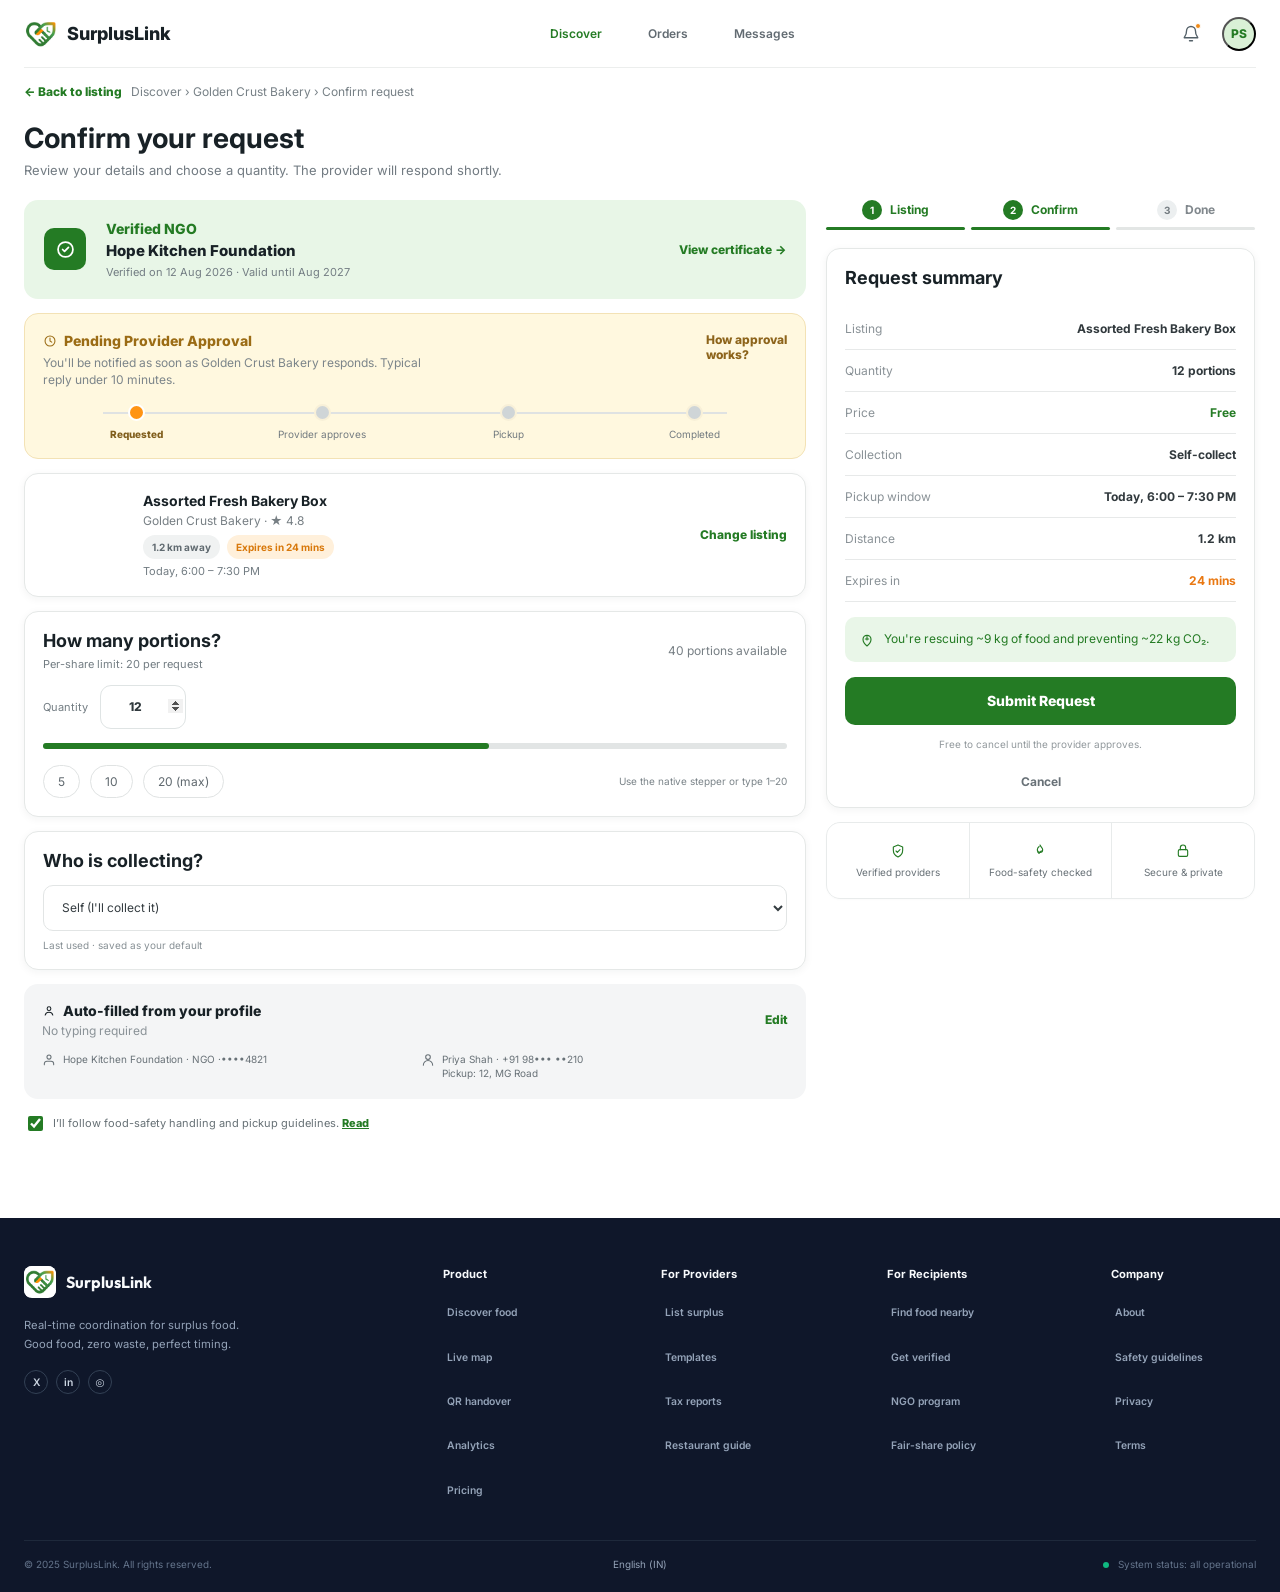
<file: Confirmation_Page/Confirmation.html>
<!doctype html>
<html lang="en">
  <head>
    <meta charset="utf-8" />
    <meta name="viewport" content="width=device-width,initial-scale=1" />
    <meta name="description" content="SurplusLink request confirmation" />
    <title>SurplusLink — Confirm your request</title>
    <link
      href="https://fonts.googleapis.com/css2?family=Outfit:wght@400;600;700&family=Inter:wght@300;400;500;600&display=swap"
      rel="stylesheet"
    />
    <style>
      :root {
        --green: #247b24;
        --green-dark: #1d691d;
        --green-soft: #e9f6e8;
        --cream: #fff8df;
        --ink: #182126;
        --muted: #7c858b;
        --line: #e5e8e7;
        --soft: #f4f5f6;
        --orange: #f08a16;
        --blue: #46b5ec;
        --shadow: 0 2px 8px rgba(22, 31, 35, 0.05);
      }
      * {
        box-sizing: border-box;
      }
      html {
        scroll-behavior: smooth;
      }
      body {
        margin: 0;
        background: #fff;
        color: var(--ink);
        font-family:
          Inter,
          ui-sans-serif,
          system-ui,
          -apple-system,
          BlinkMacSystemFont,
          "Segoe UI",
          sans-serif;
        font-size: 12px;
      }
      button,
      input,
      select {
        font: inherit;
      }
      a {
        color: inherit;
      }
      button,
      a,
      select,
      input {
        -webkit-tap-highlight-color: transparent;
      }
      button:focus-visible,
      a:focus-visible,
      select:focus-visible,
      input:focus-visible {
        outline: 3px solid rgba(36, 123, 36, 0.22);
        outline-offset: 2px;
      }

      .page {
        width: 100%;
        max-width: none;
        margin: 0;
        min-height: 100vh;
        padding: 0 24px 16px;
        position: relative;
      }
      .topbar {
        height: 68px;
        border-bottom: 1px solid #eceeed;
        display: flex;
        align-items: center;
        justify-content: space-between;
        gap: 20px;
        position: relative;
        z-index: 20;
        background: #fff;
      }
      .brand {
        display: flex;
        align-items: center;
        gap: 9px;
        font-size: 18px;
        font-weight: 800;
        white-space: nowrap;
        text-decoration: none;
      }
      .brand-logo {
        width: 34px;
        height: 34px;
        object-fit: contain;
        display: block;
      }
      nav {
        display: flex;
        gap: 38px;
        margin-left: auto;
        margin-right: auto;
      }
      nav a {
        text-decoration: none;
        color: #626b72;
        font-weight: 600;
        padding: 10px 4px;
        border-radius: 8px;
        transition: 0.18s;
      }
      nav a:hover,
      nav a:focus-visible {
        color: var(--green);
        background: #f3faf2;
      }
      nav a[aria-current="page"] {
        color: var(--green);
      }
      .topicons {
        display: flex;
        align-items: center;
        gap: 14px;
        color: #667077;
      }
      .icon-button {
        width: 34px;
        height: 34px;
        border: 0;
        background: transparent;
        border-radius: 50%;
        display: grid;
        place-items: center;
        cursor: pointer;
        color: #536068;
        position: relative;
        transition: 0.18s;
      }
      .icon-button:hover {
        background: #f2f5f3;
        color: var(--green);
      }
      .icon-button svg {
        width: 18px;
        height: 18px;
        stroke: currentColor;
      }
      .notification-dot {
        position: absolute;
        right: 7px;
        top: 6px;
        width: 6px;
        height: 6px;
        border-radius: 50%;
        background: #f08a16;
        border: 1px solid #fff;
      }
      .avatar {
        width: 34px;
        height: 34px;
        border-radius: 50%;
        background: #d9f0d6;
        color: var(--green);
        display: grid;
        place-items: center;
        font-weight: 800;
      }

      .breadcrumb {
        margin: 16px 0 24px;
        color: #778086;
      }
      .breadcrumb a {
        color: var(--green);
        font-weight: 800;
        text-decoration: none;
      }
      .breadcrumb a:hover {
        text-decoration: underline;
      }
      .headrow {
        display: grid;
        grid-template-columns: 1fr;
        gap: 24px;
        align-items: end;
      }
      h1 {
        font-size: 28px;
        line-height: 1.1;
        margin: 0 0 8px;
      }
      .sub {
        margin: 0;
        color: #727b82;
        font-size: 13px;
      }
      .steps {
        display: grid;
        grid-template-columns: 1fr 1fr 1fr;
        align-items: end;
        gap: 6px;
        margin-bottom: 0;
      }
      .step {
        position: relative;
        text-align: center;
        color: #81888d;
        font-weight: 700;
        padding-bottom: 11px;
      }
      .step:after {
        content: "";
        position: absolute;
        left: 0;
        right: 0;
        bottom: 0;
        height: 3px;
        background: #e3e6e5;
        border-radius: 99px;
      }
      .step.done {
        color: var(--green);
      }
      .step.done:after {
        background: var(--green);
      }
      .stepnum {
        display: inline-grid;
        place-items: center;
        width: 20px;
        height: 20px;
        border-radius: 50%;
        background: #eceff0;
        margin-right: 5px;
        color: #737b80;
        font-size: 10px;
      }
      .done .stepnum {
        background: var(--green);
        color: #fff;
      }

      .layout {
        display: grid;
        grid-template-columns: minmax(0, 1fr) minmax(300px, 430px);
        gap: 20px;
        margin-top: 22px;
        align-items: start;
        padding-right: 0;
      }
      .left {
        min-width: 0;
      }
      .card {
        background: #fff;
        border: 1px solid var(--line);
        border-radius: 14px;
        box-shadow: var(--shadow);
        padding: 18px;
        margin-bottom: 14px;
        transition:
          box-shadow 0.2s,
          transform 0.2s,
          border-color 0.2s;
      }
      .card:hover {
        box-shadow: 0 8px 22px rgba(22, 31, 35, 0.09);
        transform: translateY(-1px);
      }

      .ngo {
        background: #e8f6e7;
        border: 0;
        box-shadow: none;
        display: grid;
        grid-template-columns: 48px 1fr auto;
        gap: 14px;
        align-items: center;
        padding: 20px;
      }
      .ngo-icon {
        width: 42px;
        height: 42px;
        background: var(--green);
        border-radius: 10px;
        color: #fff;
        display: grid;
        place-items: center;
      }
      .ngo-icon svg {
        width: 21px;
        height: 21px;
        stroke: currentColor;
      }
      .eyebrow {
        font-size: 14px;
        font-weight: 800;
        color: var(--green);
        margin-bottom: 4px;
      }
      .title {
        font-size: 15px;
        font-weight: 800;
      }
      .small {
        font-size: 11px;
        color: #737d83;
        margin-top: 5px;
      }
      .link {
        color: var(--green);
        font-weight: 800;
        text-decoration: none;
        white-space: nowrap;
      }
      .link:hover {
        text-decoration: underline;
      }

      .pending {
        background: var(--cream);
        border-color: #f3e2b5;
        box-shadow: none;
      }
      .pending-top {
        display: flex;
        justify-content: space-between;
        align-items: flex-start;
        gap: 16px;
      }
      .pending-title {
        font-weight: 800;
        color: #9b6c15;
        font-size: 14px;
        display: flex;
        align-items: center;
        gap: 7px;
      }
      .pending-copy {
        color: #7c858a;
        line-height: 1.45;
        margin: 5px 0 15px;
        max-width: 75%;
      }
      .timeline {
        display: grid;
        grid-template-columns: repeat(4, 1fr);
        position: relative;
      }
      .timeline:before {
        content: "";
        position: absolute;
        top: 8px;
        left: 8%;
        right: 8%;
        height: 2px;
        background: #dfe2e2;
      }
      .t {
        position: relative;
        text-align: center;
        font-size: 10px;
        color: #737b80;
      }
      .dot {
        width: 17px;
        height: 17px;
        border-radius: 50%;
        background: #cfd5d7;
        border: 2px solid #f8f0d8;
        margin: 0 auto 7px;
        position: relative;
        z-index: 1;
      }
      .t.active {
        color: #805e1c;
        font-weight: 800;
      }
      .t.active .dot {
        background: #ff9414;
        border-color: #fff;
      }

      .listing {
        display: grid;
        grid-template-columns: 86px 1fr auto;
        gap: 14px;
        align-items: center;
      }
      .thumb {
        width: 86px;
        height: 66px;
        border-radius: 10px;
        background: url("https://static.vecteezy.com/system/resources/previews/047/899/266/large_2x/assorted-gourmet-pastries-in-box-photo.jpg")
          center/cover no-repeat;
      }
      .listing h3 {
        font-size: 14px;
        margin: 0 0 4px;
      }
      .meta {
        color: #777f84;
        margin-bottom: 7px;
      }
      .badges {
        display: flex;
        gap: 7px;
        flex-wrap: wrap;
      }
      .badge {
        padding: 6px 9px;
        border-radius: 99px;
        background: #f0f2f2;
        color: #606a70;
        font-size: 10px;
        font-weight: 700;
      }
      .badge.orange {
        background: #fff0db;
        color: #d8780b;
      }

      .qty-head {
        display: flex;
        justify-content: space-between;
        align-items: center;
        gap: 16px;
      }
      h2 {
        font-size: 18px;
        margin: 0 0 6px;
      }
      .available {
        color: #777f84;
      }
      .quantity-control {
        display: flex;
        align-items: center;
        gap: 12px;
        margin: 14px 0;
      }
      .quantity-input {
        width: 86px;
        height: 44px;
        border: 1px solid #dfe4e4;
        border-radius: 11px;
        text-align: center;
        font-weight: 800;
        color: #30393d;
        background: #fff;
      }
      .quantity-input:hover {
        border-color: #bfc9c9;
      }
      .quantity-input:focus {
        border-color: var(--green);
        box-shadow: 0 0 0 3px #eaf6e9;
        outline: none;
      }
      .quantity-input::-webkit-inner-spin-button,
      .quantity-input::-webkit-outer-spin-button {
        opacity: 1;
      }
      .range {
        height: 6px;
        border-radius: 99px;
        background: #e2e5e5;
        position: relative;
        margin: 2px 0 16px;
      }
      .range-fill {
        height: 100%;
        width: 60%;
        background: var(--green);
        border-radius: 99px;
      }
      .quick {
        display: flex;
        gap: 10px;
        align-items: center;
        flex-wrap: wrap;
      }
      .pill {
        border: 1px solid #e0e3e3;
        border-radius: 99px;
        padding: 8px 14px;
        background: #fff;
        color: #5f686e;
        cursor: pointer;
        transition: 0.15s;
      }
      .pill:hover {
        border-color: #b9d8b7;
        background: #f4fbf3;
        color: var(--green);
      }
      .usekeys {
        margin-left: auto;
        color: #7b8489;
        font-size: 10px;
      }

      .select-card h2 {
        margin-bottom: 14px;
      }
      select {
        width: 100%;
        height: 46px;
        border: 1px solid #e2e5e5;
        border-radius: 10px;
        padding: 0 14px;
        background: #fff;
        color: #343c40;
        outline: none;
        cursor: pointer;
      }
      select:hover {
        border-color: #cbd4d4;
      }
      select:focus {
        border-color: var(--green);
        box-shadow: 0 0 0 3px #eaf6e9;
      }
      .hint {
        color: #879095;
        font-size: 10px;
        margin-top: 8px;
      }

      .profile {
        background: #f4f5f6;
        border: 0;
        box-shadow: none;
      }
      .profile-head {
        display: flex;
        justify-content: space-between;
        align-items: center;
        margin-bottom: 14px;
        gap: 16px;
      }
      .profile-title {
        font-weight: 800;
        font-size: 14px;
        display: flex;
        align-items: center;
        gap: 7px;
      }
      .profile-sub {
        color: #8a9297;
        margin-top: 4px;
      }
      .profile-grid {
        display: grid;
        grid-template-columns: 1fr 1fr;
        gap: 12px;
        color: #687177;
        font-size: 10px;
      }
      .profile-item {
        display: flex;
        gap: 7px;
        line-height: 1.45;
      }
      .icon-inline {
        width: 14px;
        height: 14px;
        flex: none;
        margin-top: 1px;
        stroke: currentColor;
      }

      .safety {
        font-size: 11px;
        color: #667075;
        display: flex;
        align-items: center;
        gap: 7px;
        margin: 3px 0 20px;
      }
      .safety input {
        accent-color: var(--green);
        width: 15px;
        height: 15px;
      }
      .safety a {
        color: var(--green);
        font-weight: 800;
      }

      /* Fixed desktop sidebar: progress + summary + trust are one indivisible stack. */
      aside {
        position: sticky;
        top: 78px;
        width: 100%;
        max-width: 100%;
        min-width: 0;
        align-self: start;
        z-index: 10;
      }
      .aside-sticky {
        position: static;
        margin-top: 0;
        z-index: auto;
        max-height: none;
        overflow: visible;
        padding: 0 1px 10px 0;
      }
      .aside-sticky .steps {
        margin: 0 0 18px;
        padding: 0;
      }
      .aside-sticky .step {
        padding-bottom: 10px;
      }
      .aside-sticky .summary {
        margin-bottom: 0;
      }
      .aside-sticky .trust {
        margin-top: 14px;
      }
      .summary {
        position: relative;
        top: auto;
        z-index: 10;
        margin-bottom: 0;
      }
      .summary h2 {
        font-size: 18px;
        margin-bottom: 20px;
      }
      .summary-row {
        display: flex;
        justify-content: space-between;
        gap: 20px;
        padding: 13px 0;
        border-bottom: 1px solid #e7e9e9;
        color: #8a9297;
      }
      .summary-row strong {
        color: #31393d;
        text-align: right;
      }
      .summary-row .free {
        color: var(--green);
      }
      .summary-row .orange {
        color: #e97812;
      }
      .impact {
        margin: 15px 0;
        background: #e9f6e8;
        border-radius: 10px;
        padding: 14px;
        color: var(--green);
        line-height: 1.4;
        display: flex;
        gap: 9px;
        align-items: flex-start;
      }
      .impact svg {
        width: 16px;
        height: 16px;
        flex: none;
        margin-top: 1px;
        stroke: currentColor;
      }
      .submit {
        width: 100%;
        height: 48px;
        border: 0;
        border-radius: 10px;
        background: var(--green);
        color: #fff;
        font-weight: 800;
        font-size: 14px;
        cursor: pointer;
        transition: 0.18s;
      }
      .submit:hover {
        background: var(--green-dark);
        box-shadow: 0 6px 16px rgba(36, 123, 36, 0.25);
        transform: translateY(-1px);
      }
      .submit:active {
        transform: translateY(0);
      }
      .submit:disabled {
        opacity: 0.6;
        cursor: not-allowed;
      }
      .cancel-copy {
        text-align: center;
        color: #92999d;
        margin: 13px 0 24px;
        font-size: 10px;
      }
      .cancel {
        display: block;
        text-align: center;
        color: #687177;
        text-decoration: none;
        font-weight: 700;
      }
      .cancel:hover {
        color: var(--green);
      }

      .trust {
        position: relative;
        z-index: 12;
        display: grid;
        grid-template-columns: repeat(3, 1fr);
        gap: 1px;
        background: #e8ebeb;
        border-radius: 14px;
        overflow: hidden;
        margin-top: 14px;
        border: 1px solid #e8ebeb;
        box-shadow: 0 1px 2px rgba(0, 0, 0, 0.02);
      }
      .trust div {
        background: #fff;
        padding: 20px 8px;
        text-align: center;
        color: #687177;
        font-size: 10px;
        min-height: 72px;
        display: flex;
        flex-direction: column;
        align-items: center;
        justify-content: center;
      }
      .trust svg {
        width: 16px;
        height: 16px;
        margin-bottom: 7px;
        stroke: var(--green);
      }

      .site-footer {
        --primary: #10b981;
        margin-top: 3rem;
        background: #0f172a;
        color: #cbd5e1;
        font-family:
          "Inter",
          system-ui,
          -apple-system,
          sans-serif;
        font-size: 16px;
        line-height: 1.5;
      }
      .footer-inner {
        max-width: 80rem;
        margin: 0 auto;
        padding: 3rem 1.5rem 1.25rem;
      }
      .footer-main {
        display: grid;
        grid-template-columns: minmax(14rem, 1.7fr) repeat(4, minmax(7rem, 1fr));
        gap: 2rem;
        padding-bottom: 2rem;
      }
      .footer-brand {
        max-width: 18rem;
      }
      .footer-logo {
        display: inline-flex;
        align-items: center;
        gap: 0.65rem;
        color: #f8fafc;
        font-family: "Outfit", sans-serif;
        font-size: 1rem;
        font-weight: 700;
        text-decoration: none;
      }
      .footer-logo-image {
        width: 2rem;
        height: 2rem;
        border-radius: 0.5rem;
        background: white;
        object-fit: contain;
      }
      .footer-brand p {
        margin: 0.8rem 0 1rem;
        color: #94a3b8;
        font-size: 0.7rem;
        line-height: 1.7;
      }
      .footer-socials {
        display: flex;
        gap: 0.5rem;
      }
      .footer-socials a {
        display: grid;
        width: 1.5rem;
        height: 1.5rem;
        place-items: center;
        border: 1px solid #334155;
        border-radius: 50%;
        color: #cbd5e1;
        font-size: 0.65rem;
        font-weight: 600;
        text-decoration: none;
        transition:
          color 0.2s ease,
          border-color 0.2s ease,
          background 0.2s ease;
      }
      .footer-socials a:hover {
        border-color: var(--primary);
        background: rgb(16 185 129 / 0.12);
        color: #6ee7b7;
      }
      .footer-column {
        display: flex;
        flex-direction: column;
        align-items: flex-start;
        gap: 0.55rem;
      }
      .footer-column h2 {
        margin: 0 0 0.25rem;
        color: #f8fafc;
        font-size: 0.7rem;
        font-weight: 700;
      }
      .footer-column a {
        color: #94a3b8;
        font-size: 0.65rem;
        text-decoration: none;
        transition: color 0.2s ease;
      }
      .footer-column a:hover {
        color: #6ee7b7;
        background: transparent !important;
        box-shadow: none !important;
      }
      .footer-bottom {
        display: grid;
        grid-template-columns: 1fr auto 1fr;
        align-items: center;
        gap: 1rem;
        border-top: 1px solid #1e293b;
        padding-top: 1rem;
        color: #64748b;
        font-size: 0.62rem;
      }
      .footer-bottom p {
        margin: 0;
      }
      .footer-language {
        color: #94a3b8;
      }
      .footer-status {
        justify-self: end;
      }
      .footer-status span {
        display: inline-block;
        width: 0.4rem;
        height: 0.4rem;
        margin-right: 0.35rem;
        border-radius: 50%;
        background: var(--primary);
        vertical-align: 0.02rem;
      }
      @media (max-width: 768px) {
        .footer-main {
          grid-template-columns: repeat(2, minmax(0, 1fr));
          gap: 2rem 1.25rem;
        }
        .footer-brand {
          grid-column: 1 / -1;
        }
        .footer-bottom {
          grid-template-columns: 1fr auto;
        }
        .footer-language {
          justify-self: end;
        }
        .footer-status {
          grid-column: 1 / -1;
          justify-self: start;
        }
      }
      @media (max-width: 420px) {
        .footer-inner {
          padding-right: 1.25rem;
          padding-left: 1.25rem;
        }
        .footer-bottom {
          grid-template-columns: 1fr;
          gap: 0.65rem;
        }
        .footer-language,
        .footer-status {
          grid-column: auto;
          justify-self: start;
        }
      }

      @media (max-width: 900px) {
        .page {
          padding: 0 12px;
        }

        .topbar {
          height: auto;
          min-height: 68px;
          flex-wrap: wrap;
          padding: 12px 0;
        }

        nav {
          gap: 14px;
        }

        .topbar > nav {
          order: 3;
          width: 100%;
          justify-content: center;
          margin: 8px 0 0;
        }

        .layout {
          grid-template-columns: minmax(0, 1fr);
          gap: 14px;
        }

        aside {
          position: static;
        }

        .aside-sticky {
          padding-bottom: 0;
        }

        .headrow {
          gap: 16px;
        }

        .pending-copy {
          max-width: 100%;
        }
      }

      @media (max-width: 560px) {
        .page {
          padding-right: 10px;
          padding-left: 10px;
        }

        .brand {
          font-size: 16px;
        }

        .topicons {
          gap: 8px;
        }

        .breadcrumb {
          line-height: 1.6;
          margin: 14px 0 20px;
        }

        h1 {
          font-size: 24px;
        }

        .card {
          padding: 14px;
        }

        .ngo {
          grid-template-columns: 42px minmax(0, 1fr);
          gap: 10px;
          padding: 14px;
        }

        .ngo .link {
          grid-column: 2;
        }

        .pending-top {
          gap: 10px;
        }

        .pending-top > .link {
          flex: none;
        }

        .timeline {
          gap: 5px;
        }

        .t {
          font-size: 9px;
          overflow-wrap: anywhere;
        }

        .listing {
          grid-template-columns: 64px minmax(0, 1fr);
          gap: 10px;
        }

        .thumb {
          width: 64px;
          height: 64px;
        }

        .listing > .link {
          grid-column: 2;
        }

        .qty-head {
          align-items: flex-start;
          flex-direction: column;
          gap: 8px;
        }

        .usekeys {
          margin-left: 0;
        }

        .profile-grid {
          grid-template-columns: minmax(0, 1fr);
        }

        .summary-row {
          gap: 12px;
        }

        .trust div {
          padding: 14px 5px;
          font-size: 9px;
        }
      }
    </style>
  </head>
  <body>
    <div class="page">
      <header class="topbar">
        <a class="brand" href="#" aria-label="SurplusLink home">
          <img class="brand-logo" src="logo.png" alt="SurplusLink logo" />
          <span>SurplusLink</span>
        </a>
        <nav aria-label="Primary navigation">
          <a href="#" aria-current="page">Discover</a>
          <a href="#">Orders</a>
          <a href="#">Messages</a>
        </nav>
        <div class="topicons">
          <button
            class="icon-button"
            type="button"
            aria-label="Notifications"
            title="Notifications"
          >
            <svg
              viewBox="0 0 24 24"
              fill="none"
              stroke-width="1.8"
              stroke-linecap="round"
              stroke-linejoin="round"
              aria-hidden="true"
            >
              <path d="M18 8a6 6 0 0 0-12 0c0 7-3 7-3 9h18c0-2-3-2-3-9" />
              <path d="M10 21h4" />
            </svg>
            <span class="notification-dot" aria-hidden="true"></span>
          </button>
          <button class="avatar" type="button" aria-label="Open profile">
            PS
          </button>
        </div>
      </header>

      <div class="breadcrumb">
        <a href="#">← Back to listing</a> &nbsp; Discover › Golden Crust Bakery
        › Confirm request
      </div>

      <section class="headrow">
        <div>
          <h1>Confirm your request</h1>
          <p class="sub">
            Review your details and choose a quantity. The provider will respond
            shortly.
          </p>
        </div>
      </section>

      <form class="layout" action="#" method="get">
        <main class="left">
          <section class="card ngo">
            <div class="ngo-icon" aria-hidden="true">
              <svg
                viewBox="0 0 24 24"
                fill="none"
                stroke="currentColor"
                stroke-width="2"
                stroke-linecap="round"
                stroke-linejoin="round"
              >
                <circle cx="12" cy="12" r="8.5" />
                <path d="m8.7 12 2.2 2.2 4.5-4.7" />
              </svg>
            </div>
            <div>
              <div class="eyebrow">Verified NGO</div>
              <div class="title">Hope Kitchen Foundation</div>
              <div class="small">
                Verified on 12 Aug 2026 · Valid until Aug 2027
              </div>
            </div>
            <a class="link" href="#">View certificate →</a>
          </section>

          <section class="card pending">
            <div class="pending-top">
              <div>
                <div class="pending-title">
                  <svg
                    class="icon-inline"
                    viewBox="0 0 24 24"
                    fill="none"
                    stroke="currentColor"
                    stroke-width="1.8"
                    stroke-linecap="round"
                    stroke-linejoin="round"
                    aria-hidden="true"
                  >
                    <circle cx="12" cy="12" r="8.5" />
                    <path d="M12 7v5l3 2" />
                  </svg>
                  Pending Provider Approval
                </div>
                <div class="pending-copy">
                  You'll be notified as soon as Golden Crust Bakery responds.
                  Typical reply under 10 minutes.
                </div>
              </div>
              <a class="link" href="#" style="color: #8d641b"
                >How approval<br />works?</a
              >
            </div>
            <div class="timeline">
              <div class="t active">
                <div class="dot"></div>
                Requested
              </div>
              <div class="t">
                <div class="dot"></div>
                Provider approves
              </div>
              <div class="t">
                <div class="dot"></div>
                Pickup
              </div>
              <div class="t">
                <div class="dot"></div>
                Completed
              </div>
            </div>
          </section>

          <section class="card listing">
            <div
              class="thumb"
              role="img"
              aria-label="Assorted fresh bakery box"
            ></div>
            <div>
              <h3>Assorted Fresh Bakery Box</h3>
              <div class="meta">Golden Crust Bakery · ★ 4.8</div>
              <div class="badges">
                <span class="badge">1.2 km away</span
                ><span class="badge orange">Expires in 24 mins</span>
              </div>
              <div class="small">Today, 6:00 – 7:30 PM</div>
            </div>
            <a class="link" href="#">Change listing</a>
          </section>

          <section class="card">
            <div class="qty-head">
              <div>
                <h2>How many portions?</h2>
                <div class="small">Per-share limit: 20 per request</div>
              </div>
              <div class="available">40 portions available</div>
            </div>
            <div class="quantity-control">
              <label for="quantity" class="small" style="margin: 0"
                >Quantity</label
              >
              <input
                id="quantity"
                class="quantity-input"
                name="quantity"
                type="number"
                value="12"
                min="1"
                max="20"
                step="1"
                required
                aria-describedby="quantity-help"
              />
            </div>
            <div class="range" aria-hidden="true">
              <div class="range-fill"></div>
            </div>
            <div class="quick" id="quantity-help">
              <button class="pill" type="button" disabled>5</button>
              <button class="pill" type="button" disabled>10</button>
              <button class="pill" type="button" disabled>20 (max)</button>
              <span class="usekeys">Use the native stepper or type 1–20</span>
            </div>
          </section>

          <section class="card select-card">
            <h2>Who is collecting?</h2>
            <select name="collector" required>
              <option value="self">Self (I'll collect it)</option>
              <option value="driver">Driver / volunteer</option>
              <option value="partner">Partner pickup</option>
            </select>
            <div class="hint">Last used · saved as your default</div>
          </section>

          <section class="card profile">
            <div class="profile-head">
              <div>
                <div class="profile-title">
                  <svg
                    class="icon-inline"
                    viewBox="0 0 24 24"
                    fill="none"
                    stroke="currentColor"
                    stroke-width="1.8"
                    stroke-linecap="round"
                    stroke-linejoin="round"
                    aria-hidden="true"
                  >
                    <circle cx="12" cy="8" r="3.2" />
                    <path d="M5.5 19c.8-3.2 3-4.8 6.5-4.8s5.7 1.6 6.5 4.8" />
                  </svg>
                  Auto-filled from your profile
                </div>
                <div class="profile-sub">No typing required</div>
              </div>
              <a class="link" href="#">Edit</a>
            </div>
            <div class="profile-grid">
              <div class="profile-item">
                <svg
                  class="icon-inline"
                  viewBox="0 0 24 24"
                  fill="none"
                  stroke="currentColor"
                  stroke-width="1.8"
                  stroke-linecap="round"
                  stroke-linejoin="round"
                  aria-hidden="true"
                >
                  <path
                    d="M4 20v-1.5A4.5 4.5 0 0 1 8.5 14h7a4.5 4.5 0 0 1 4.5 4.5V20"
                  />
                  <circle cx="12" cy="7" r="3.5" />
                </svg>
                <span>Hope Kitchen Foundation · NGO ·••••4821</span>
              </div>
              <div class="profile-item">
                <svg
                  class="icon-inline"
                  viewBox="0 0 24 24"
                  fill="none"
                  stroke="currentColor"
                  stroke-width="1.8"
                  stroke-linecap="round"
                  stroke-linejoin="round"
                  aria-hidden="true"
                >
                  <path d="M20 21a8 8 0 0 0-16 0" />
                  <circle cx="12" cy="7" r="4" />
                </svg>
                <span
                  >Priya Shah · +91 98••• ••210<br />Pickup: 12, MG Road</span
                >
              </div>
            </div>
          </section>

          <label class="safety">
            <input name="safety" type="checkbox" checked required />
            <span
              >I’ll follow food-safety handling and pickup guidelines.
              <a href="#">Read</a></span
            >
          </label>
        </main>

        <aside>
          <div class="aside-sticky">
            <div class="steps" aria-label="Request progress">
              <div class="step done">
                <span class="stepnum">1</span> Listing
              </div>
              <div class="step done">
                <span class="stepnum">2</span> Confirm
              </div>
              <div class="step"><span class="stepnum">3</span> Done</div>
            </div>

            <section class="card summary">
              <h2>Request summary</h2>
              <div class="summary-row">
                <span>Listing</span><strong>Assorted Fresh Bakery Box</strong>
              </div>
              <div class="summary-row">
                <span>Quantity</span
                ><strong id="summaryQuantity">12 portions</strong>
              </div>
              <div class="summary-row">
                <span>Price</span><strong class="free">Free</strong>
              </div>
              <div class="summary-row">
                <span>Collection</span><strong>Self-collect</strong>
              </div>
              <div class="summary-row">
                <span>Pickup window</span><strong>Today, 6:00 – 7:30 PM</strong>
              </div>
              <div class="summary-row">
                <span>Distance</span><strong>1.2 km</strong>
              </div>
              <div class="summary-row">
                <span>Expires in</span><strong class="orange">24 mins</strong>
              </div>
              <div class="impact">
                <svg
                  viewBox="0 0 24 24"
                  fill="none"
                  stroke-width="1.7"
                  stroke-linecap="round"
                  stroke-linejoin="round"
                  aria-hidden="true"
                >
                  <path
                    d="M12 21c4-3 6-6.2 6-10a6 6 0 0 0-12 0c0 3.8 2 7 6 10Z"
                  />
                  <path d="M12 7v5" />
                  <path d="M9.5 10.5h5" />
                </svg>
                <span
                  >You're rescuing ~9 kg of food and preventing ~22 kg
                  CO₂.</span
                >
              </div>
              <button class="submit" type="submit">Submit Request</button>
              <div class="cancel-copy">
                Free to cancel until the provider approves.
              </div>
              <a class="cancel" href="#">Cancel</a>
            </section>

            <section class="trust" aria-label="Trust and safety">
              <div>
                <svg
                  viewBox="0 0 24 24"
                  fill="none"
                  stroke-width="1.7"
                  stroke-linecap="round"
                  stroke-linejoin="round"
                  aria-hidden="true"
                >
                  <path
                    d="M12 3 5 6v5c0 4.5 2.8 8.1 7 10 4.2-1.9 7-5.5 7-10V6l-7-3Z"
                  />
                  <path d="m9 12 2 2 4-4" />
                </svg>
                Verified providers
              </div>
              <div>
                <svg
                  viewBox="0 0 24 24"
                  fill="none"
                  stroke-width="1.7"
                  stroke-linecap="round"
                  stroke-linejoin="round"
                  aria-hidden="true"
                >
                  <path
                    d="M12 3c1 3 4 4 4 7a4 4 0 1 1-8 0c0-2 1.2-3.5 2.7-4.7"
                  />
                  <path d="m9 14 1.5 1.5L14 12" />
                </svg>
                Food-safety checked
              </div>
              <div>
                <svg
                  viewBox="0 0 24 24"
                  fill="none"
                  stroke-width="1.7"
                  stroke-linecap="round"
                  stroke-linejoin="round"
                  aria-hidden="true"
                >
                  <rect x="5" y="10" width="14" height="10" rx="2" />
                  <path d="M8 10V7a4 4 0 0 1 8 0v3" />
                </svg>
                Secure &amp; private
              </div>
            </section>
          </div>
        </aside>
      </form>
    </div>

    <footer class="site-footer">
      <div class="footer-inner">
        <div class="footer-main">
          <div class="footer-brand">
            <a href="#" class="footer-logo" aria-label="SurplusLink home">
              <img src="logo.png" alt="" class="footer-logo-image" />
              <span>SurplusLink</span>
            </a>
            <p>
              Real-time coordination for surplus food.<br />Good food, zero
              waste, perfect timing.
            </p>
            <div class="footer-socials" aria-label="Social media">
              <a href="#" aria-label="SurplusLink on X">X</a>
              <a href="#" aria-label="SurplusLink on LinkedIn">in</a>
              <a href="#" aria-label="SurplusLink on Instagram">◎</a>
            </div>
          </div>

          <nav class="footer-column" aria-label="Product links">
            <h2>Product</h2>
            <a href="#">Discover food</a>
            <a href="#">Live map</a>
            <a href="#">QR handover</a>
            <a href="#">Analytics</a>
            <a href="#">Pricing</a>
          </nav>

          <nav class="footer-column" aria-label="Provider links">
            <h2>For Providers</h2>
            <a href="#">List surplus</a>
            <a href="#">Templates</a>
            <a href="#">Tax reports</a>
            <a href="#">Restaurant guide</a>
          </nav>

          <nav class="footer-column" aria-label="Recipient links">
            <h2>For Recipients</h2>
            <a href="#">Find food nearby</a>
            <a href="#">Get verified</a>
            <a href="#">NGO program</a>
            <a href="#">Fair-share policy</a>
          </nav>

          <nav class="footer-column" aria-label="Company links">
            <h2>Company</h2>
            <a href="#">About</a>
            <a href="#">Safety guidelines</a>
            <a href="#">Privacy</a>
            <a href="#">Terms</a>
          </nav>
        </div>

        <div class="footer-bottom">
          <p>© 2025 SurplusLink. All rights reserved.</p>
          <span class="footer-language">English (IN)</span>
          <p class="footer-status">
            <span></span> System status: all operational
          </p>
        </div>
      </div>
    </footer>
  </body>
</html>
</file>
